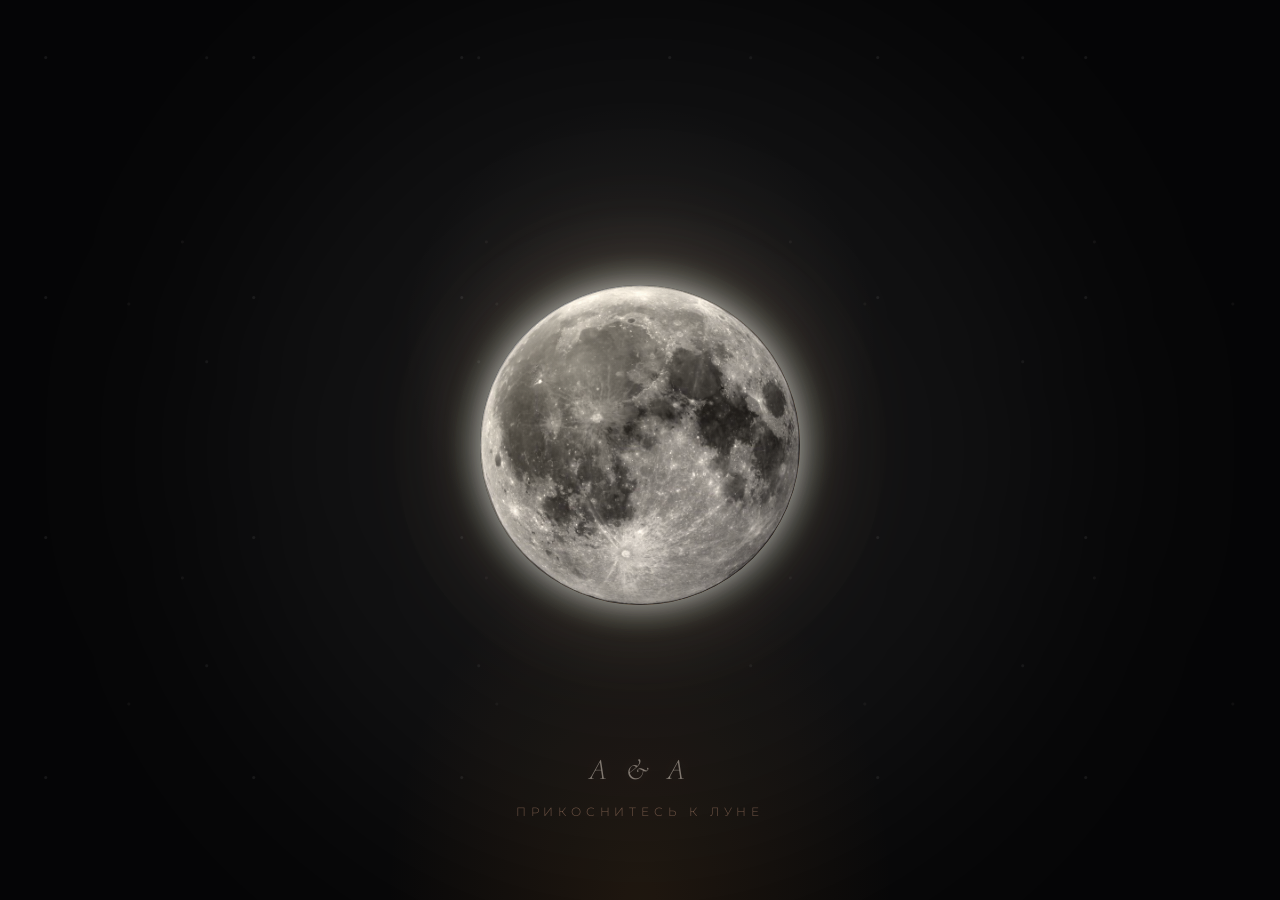
<file: index.html>
<!doctype html>
<html lang="ru">
  <head>
    <meta charset="UTF-8" />
    <meta name="viewport" content="width=device-width, initial-scale=1.0" />
    <link rel="preconnect" href="https://fonts.googleapis.com">
    <link rel="preconnect" href="https://fonts.gstatic.com" crossorigin>
    <link href="https://fonts.googleapis.com/css2?family=Cormorant+Garamond:ital,wght@0,300;0,400;0,500;0,600;1,400&family=Montserrat:wght@300;400;500&display=swap" rel="stylesheet">
    <title>Свадебное Приглашение</title>
    <script type="module" crossorigin src="./assets/index-Bhe3oX65.js"></script>
    <link rel="stylesheet" crossorigin href="./assets/index-Bv10ZbQF.css">
    <link rel="stylesheet" href="./assets/refined/refined.css?v=58c2e74">
  </head>
  <body>
    <div id="root"></div>
  </body>
</html>
</file>
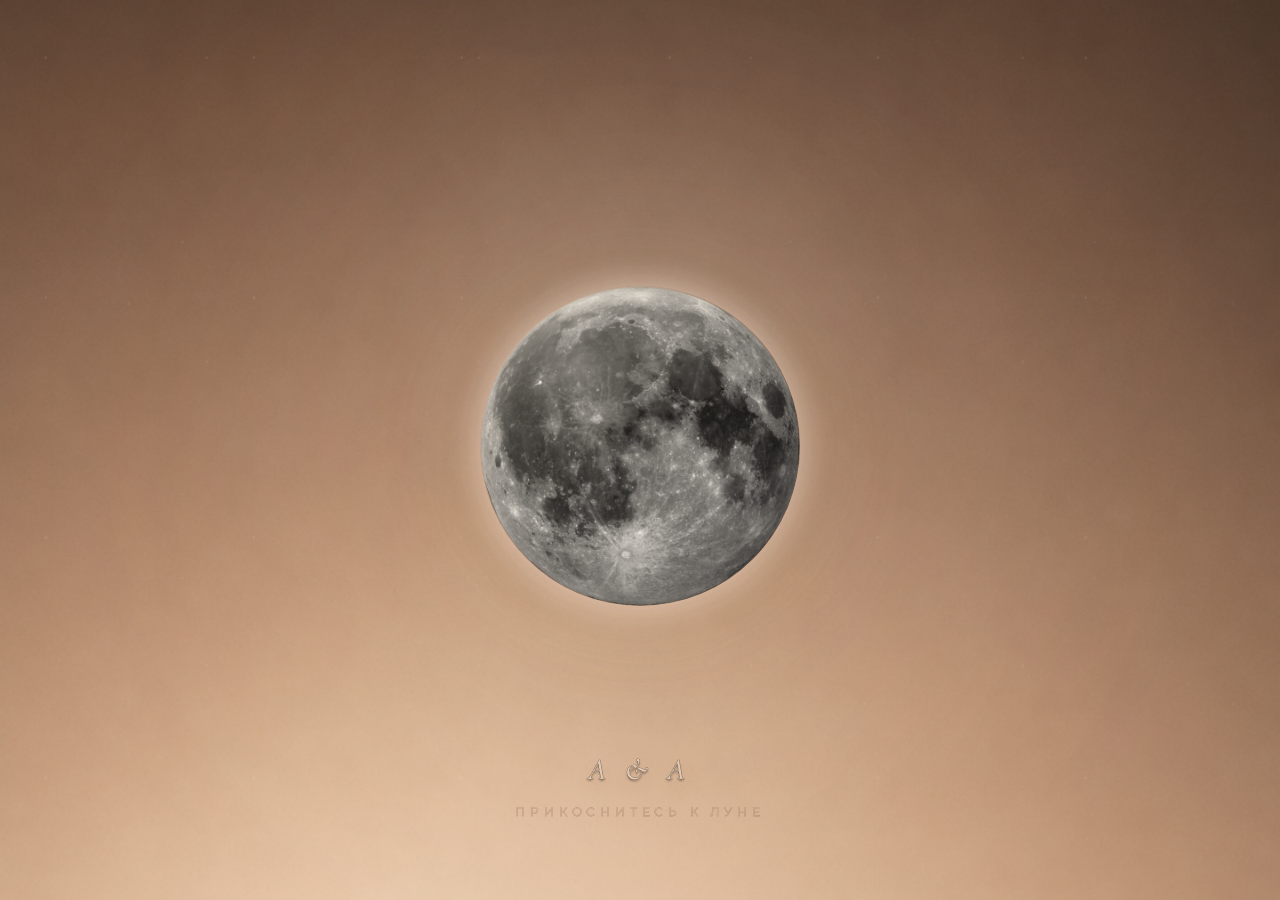
<file: darker.html>
<!doctype html>
<html lang="ru">
  <head>
    <meta charset="UTF-8" />
    <meta name="viewport" content="width=device-width, initial-scale=1.0" />
    <link rel="preconnect" href="https://fonts.googleapis.com">
    <link rel="preconnect" href="https://fonts.gstatic.com" crossorigin>
    <link href="https://fonts.googleapis.com/css2?family=Cormorant+Garamond:ital,wght@0,300;0,400;0,500;0,600;1,400&family=Montserrat:wght@300;400;500&display=swap" rel="stylesheet">
    <title>Свадебное Приглашение - Тёплый тёмный вариант</title>
    <script type="module" crossorigin src="./assets/index-Bhe3oX65.js"></script>
    <link rel="stylesheet" crossorigin href="./assets/index-Bv10ZbQF.css">
    <link rel="stylesheet" href="./assets/refined/refined.css?v=58c2e74">
    <link rel="stylesheet" href="./assets/refined/darker.css?v=stroke-1">
  </head>
  <body>
    <div id="root"></div>
  </body>
</html>
</file>
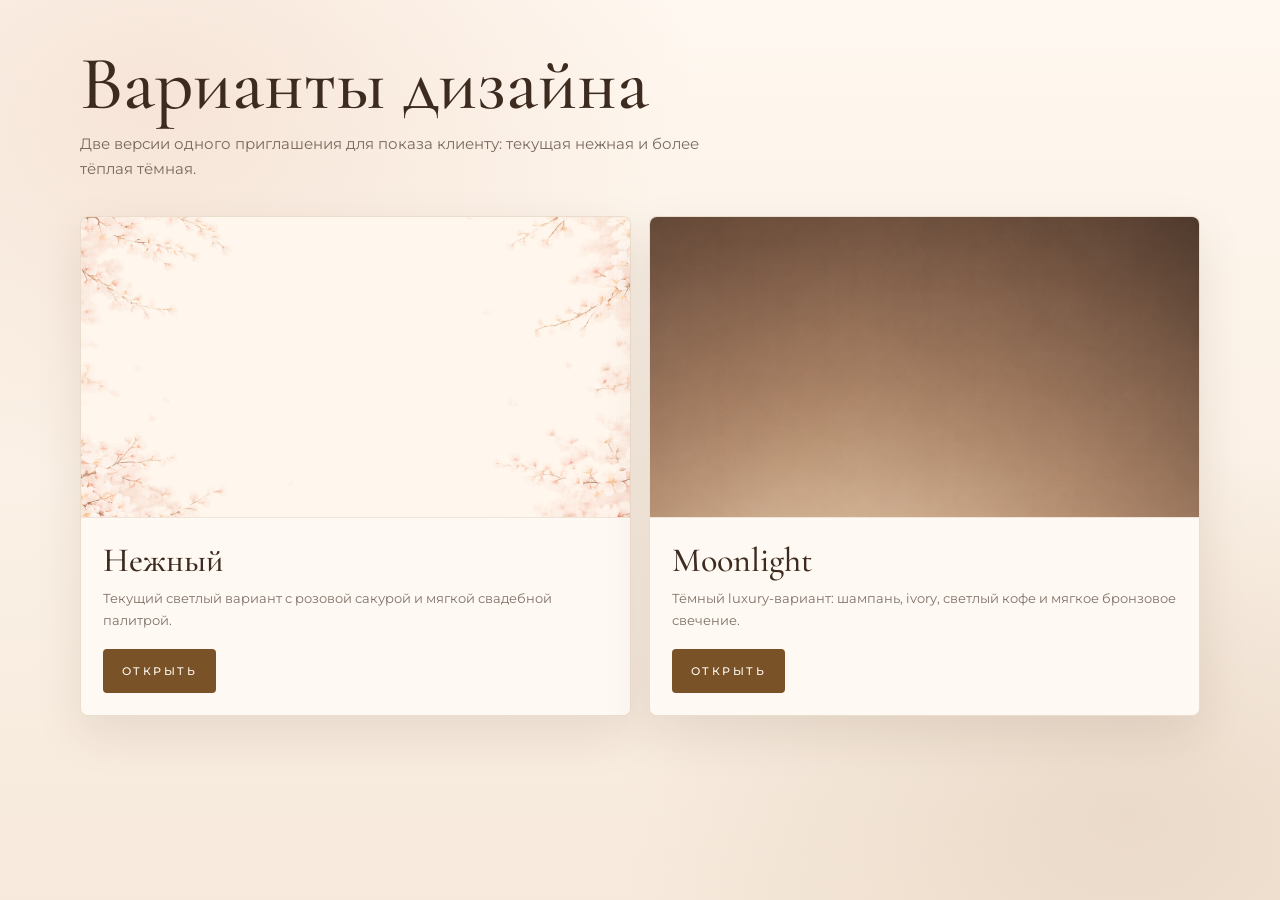
<file: designs.html>
<!doctype html>
<html lang="ru">
  <head>
    <meta charset="UTF-8" />
    <meta name="viewport" content="width=device-width, initial-scale=1.0" />
    <link rel="preconnect" href="https://fonts.googleapis.com">
    <link rel="preconnect" href="https://fonts.gstatic.com" crossorigin>
    <link href="https://fonts.googleapis.com/css2?family=Cormorant+Garamond:wght@400;500;600&family=Montserrat:wght@300;400;500&display=swap" rel="stylesheet">
    <title>Варианты дизайна</title>
    <style>
      :root {
        color: #3d2b20;
        background: #fbf2e8;
        font-family: "Montserrat", Arial, sans-serif;
      }

      * {
        box-sizing: border-box;
      }

      body {
        min-height: 100vh;
        margin: 0;
        background:
          radial-gradient(ellipse at 12% 10%, rgba(210, 145, 112, 0.18), transparent 34rem),
          radial-gradient(ellipse at 88% 90%, rgba(137, 91, 49, 0.12), transparent 32rem),
          linear-gradient(180deg, #fff8f0 0%, #f7eadc 100%);
      }

      main {
        width: min(1120px, calc(100% - 32px));
        margin: 0 auto;
        padding: 48px 0;
      }

      h1 {
        margin: 0 0 10px;
        font-family: "Cormorant Garamond", Georgia, serif;
        font-size: clamp(42px, 8vw, 76px);
        font-weight: 500;
        line-height: 0.96;
      }

      .intro {
        max-width: 620px;
        margin: 0 0 34px;
        color: rgba(61, 43, 32, 0.68);
        font-size: 15px;
        line-height: 1.7;
      }

      .grid {
        display: grid;
        grid-template-columns: repeat(2, minmax(0, 1fr));
        gap: 18px;
      }

      .card {
        min-height: 420px;
        display: flex;
        flex-direction: column;
        justify-content: flex-end;
        overflow: hidden;
        border: 1px solid rgba(139, 99, 57, 0.18);
        border-radius: 8px;
        background: #fff7ee;
        box-shadow: 0 18px 48px rgba(70, 42, 24, 0.1);
      }

      .preview {
        flex: 1;
        min-height: 300px;
        background-position: center;
        background-size: cover;
      }

      .preview.gentle {
        background-image:
          radial-gradient(ellipse at center, rgba(255, 247, 236, 0.42), rgba(255, 247, 236, 0.08)),
          url("./assets/refined/hero-sakura-frame.png");
      }

      .preview.dark {
        background-image:
          linear-gradient(180deg, rgba(20, 16, 14, 0.08), rgba(20, 16, 14, 0.08)),
          url("./assets/refined/moonlight-full-bg.png");
      }

      .body {
        padding: 22px;
        background: rgba(255, 250, 244, 0.94);
        border-top: 1px solid rgba(139, 99, 57, 0.14);
      }

      .card h2 {
        margin: 0 0 6px;
        font-family: "Cormorant Garamond", Georgia, serif;
        font-size: 34px;
        font-weight: 500;
      }

      .card p {
        min-height: 44px;
        margin: 0 0 18px;
        color: rgba(61, 43, 32, 0.66);
        font-size: 13px;
        line-height: 1.7;
      }

      a {
        display: inline-flex;
        align-items: center;
        justify-content: center;
        min-height: 44px;
        padding: 0 18px;
        border: 1px solid rgba(122, 82, 39, 0.24);
        border-radius: 4px;
        color: #fffaf4;
        background: #7a5227;
        font-size: 11px;
        font-weight: 500;
        letter-spacing: 0.22em;
        text-decoration: none;
        text-transform: uppercase;
      }

      @media (max-width: 760px) {
        main {
          width: min(100% - 22px, 480px);
          padding: 28px 0;
        }

        .grid {
          grid-template-columns: 1fr;
        }

        .card {
          min-height: 360px;
        }

        .preview {
          min-height: 230px;
        }
      }
    </style>
  </head>
  <body>
    <main>
      <h1>Варианты дизайна</h1>
      <p class="intro">Две версии одного приглашения для показа клиенту: текущая нежная и более тёплая тёмная.</p>

      <div class="grid">
        <article class="card">
          <div class="preview gentle"></div>
          <div class="body">
            <h2>Нежный</h2>
            <p>Текущий светлый вариант с розовой сакурой и мягкой свадебной палитрой.</p>
            <a href="./index.html">Открыть</a>
          </div>
        </article>

        <article class="card">
          <div class="preview dark"></div>
          <div class="body">
            <h2>Moonlight</h2>
            <p>Тёмный luxury-вариант: шампань, ivory, светлый кофе и мягкое бронзовое свечение.</p>
            <a href="./darker.html?v=stroke-1">Открыть</a>
          </div>
        </article>
      </div>
    </main>
  </body>
</html>
</file>
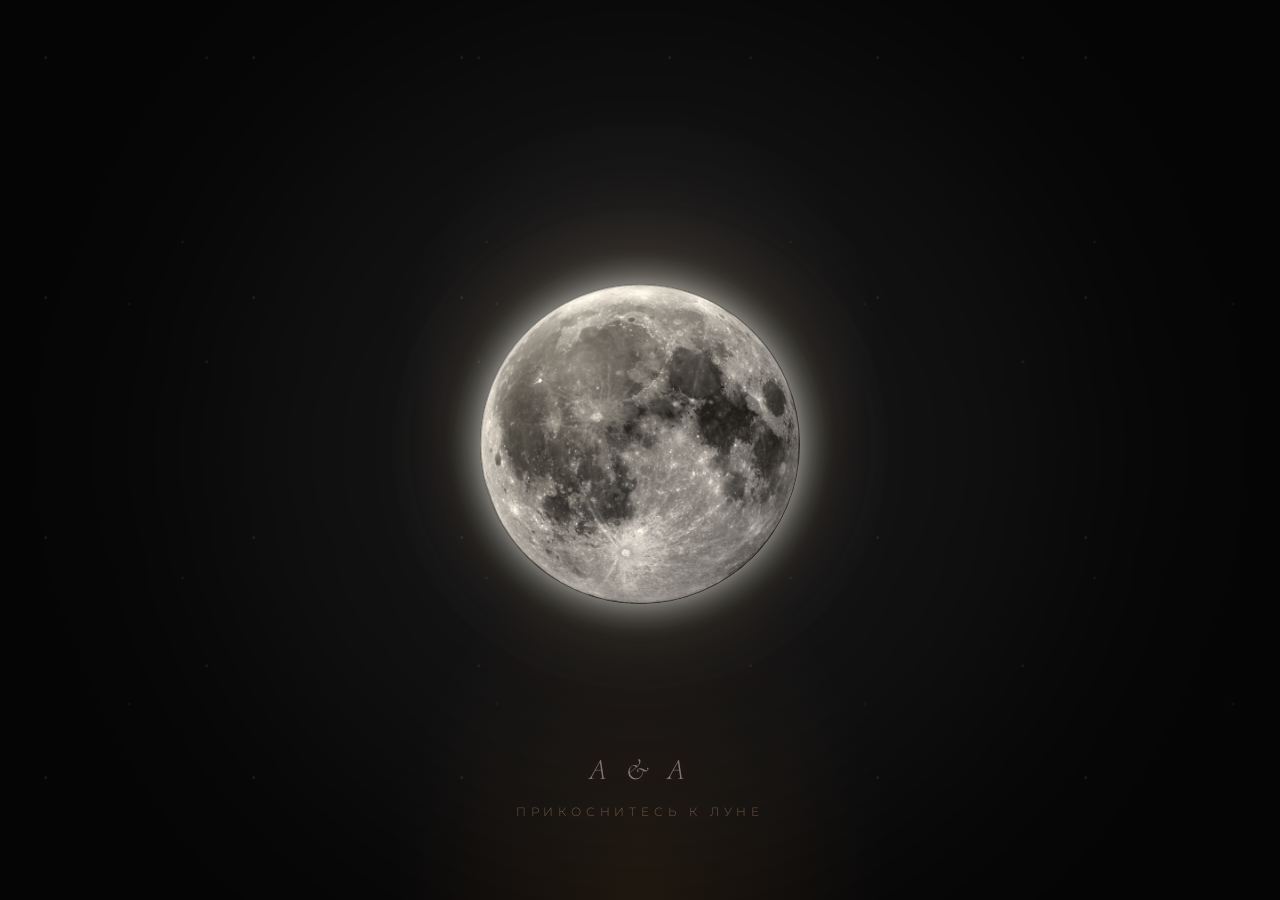
<file: gentle.html>
<!doctype html>
<html lang="ru">
  <head>
    <meta charset="UTF-8" />
    <meta name="viewport" content="width=device-width, initial-scale=1.0" />
    <link rel="preconnect" href="https://fonts.googleapis.com">
    <link rel="preconnect" href="https://fonts.gstatic.com" crossorigin>
    <link href="https://fonts.googleapis.com/css2?family=Cormorant+Garamond:ital,wght@0,300;0,400;0,500;0,600;1,400&family=Montserrat:wght@300;400;500&display=swap" rel="stylesheet">
    <title>Свадебное Приглашение - Нежный вариант</title>
    <script type="module" crossorigin src="./assets/index-Bhe3oX65.js"></script>
    <link rel="stylesheet" crossorigin href="./assets/index-Bv10ZbQF.css">
    <link rel="stylesheet" href="./assets/refined/refined.css?v=58c2e74">
  </head>
  <body>
    <div id="root"></div>
  </body>
</html>
</file>
<file: assets/refined/refined.css>
html {
  background: #fff5e8;
}

body {
  background:
    radial-gradient(ellipse 42% 100% at 0% 50%, rgba(34, 19, 8, 0.18) 0%, transparent 100%),
    radial-gradient(ellipse 42% 100% at 100% 50%, rgba(34, 19, 8, 0.18) 0%, transparent 100%),
    linear-gradient(180deg, #fff7ee 0%, #fff5e8 100%);
  background-attachment: fixed !important;
  background-color: #fff5e8 !important;
}

#root .relative.z-10.w-full.min-h-screen.pt-24.pb-32 {
  padding-top: 0 !important;
  padding-bottom: 0 !important;
}

#root > .pointer-events-none.fixed.inset-0.z-0 {
  display: none !important;
}

/* ── MOON OVERLAY — preserved exactly, only container gets floor uplight ── */

#root .fixed.inset-0.z-50 {
  background:
    radial-gradient(ellipse at 50% 100%, rgba(180, 110, 40, 0.12) 0%, transparent 28%),
    radial-gradient(circle at 50% 38%, rgba(255, 229, 202, 0.1) 0%, transparent 28%),
    #050506 !important;
}

#root .fixed.inset-0.z-50 > .absolute.inset-0 {
  background: transparent !important;
}

#root .fixed.inset-0.z-50 > .absolute.bottom-0 {
  display: none !important;
}

#root .fixed.inset-0.z-50::before,
#root .fixed.inset-0.z-50::after {
  content: "";
  position: absolute;
  pointer-events: none;
}

#root .fixed.inset-0.z-50::before {
  inset: 0;
  background:
    radial-gradient(circle at 22% 24%, rgba(255, 255, 255, 0.32) 0 1px, transparent 2px),
    radial-gradient(circle at 76% 19%, rgba(255, 255, 255, 0.26) 0 1px, transparent 2px),
    radial-gradient(circle at 60% 72%, rgba(255, 246, 232, 0.22) 0 1px, transparent 2px),
    radial-gradient(circle at 35% 76%, rgba(255, 246, 232, 0.2) 0 1px, transparent 2px);
  background-size: 13rem 15rem, 17rem 19rem, 19rem 21rem, 23rem 25rem;
  opacity: 0.22;
}

#root .fixed.inset-0.z-50::after {
  display: none;
}

#root .fixed.inset-0.z-50 .relative.group > .relative {
  background:
    radial-gradient(circle at 32% 27%, rgba(255, 255, 248, 0.22), transparent 17%),
    linear-gradient(135deg, rgba(255, 242, 214, 0.34), rgba(219, 183, 144, 0.08) 52%, rgba(37, 28, 26, 0.3)),
    url("moon-nearside-cutout.png") center / cover no-repeat !important;
  filter: sepia(0.18) saturate(0.9) brightness(1.2) contrast(0.98);
  box-shadow:
    0 0 34px rgba(255, 231, 199, 0.72),
    0 0 116px rgba(255, 180, 175, 0.24),
    inset -22px -24px 46px rgba(0, 0, 0, 0.24),
    inset 10px 10px 26px rgba(255, 255, 255, 0.34) !important;
}

#root .fixed.inset-0.z-50 .relative.group > .relative > div {
  opacity: 0 !important;
}

#root .fixed.inset-0.z-50 .relative.group::after {
  display: none;
}

#root .fixed.inset-0.z-50 .absolute.bottom-20.text-center p:first-child {
  color: rgba(255, 242, 229, 0.88) !important;
  text-shadow: 0 0 18px rgba(255, 205, 188, 0.28);
}

#root .fixed.inset-0.z-50 .absolute.bottom-20.text-center p:last-child {
  color: rgba(226, 169, 139, 0.84) !important;
  text-shadow: 0 0 16px rgba(255, 196, 175, 0.22);
}

/* ── PAGE WRAPPER — единый фон на весь сайт ── */

#root .relative.w-full.flex.flex-col.items-center {
  position: relative;
  isolation: isolate;
  overflow: hidden;
  background:
    radial-gradient(ellipse 82% 22% at 50% 0%, rgba(222, 174, 105, 0.2), transparent 70%),
    radial-gradient(ellipse 74% 24% at 50% 100%, rgba(214, 159, 88, 0.14), transparent 72%),
    linear-gradient(180deg, #fff7ee 0%, #fff5e8 42%, #fff7ee 100%) !important;
}

#root .relative.w-full.flex.flex-col.items-center::before {
  content: "";
  position: absolute;
  inset: 0;
  z-index: 0;
  pointer-events: none;
  background:
    repeating-linear-gradient(90deg,
      transparent 0px, transparent 9px,
      rgba(255, 244, 218, 0.026) 9px, rgba(255, 244, 218, 0.026) 10px),
    repeating-linear-gradient(90deg,
      transparent 0px, transparent 13px,
      rgba(210, 154, 82, 0.018) 13px, rgba(210, 154, 82, 0.018) 14px);
  opacity: 0.72;
}

#root .relative.w-full.flex.flex-col.items-center::after {
  content: "";
  position: absolute;
  inset: 0;
  z-index: 0;
  pointer-events: none;
  background-image:
    url("floral-glow-left.webp"),
    url("floral-glow-right.webp"),
    url("candles-glow.webp"),
    url("floral-glow-left.webp"),
    url("candles-glow.webp");
  background-repeat: no-repeat;
  background-size:
    min(35vw, 31rem) auto,
    min(33vw, 29rem) auto,
    min(18vw, 13rem) auto,
    min(28vw, 25rem) auto,
    min(16vw, 12rem) auto;
  background-position:
    left -12rem top 48rem,
    right -11rem top 50rem,
    left 6vw top 64rem,
    left -11rem bottom 24rem,
    right 7vw bottom 7rem;
  opacity: 0.7;
  filter: none;
  mix-blend-mode: normal;
}

#root .relative.w-full.flex.flex-col.items-center > section {
  position: relative;
  z-index: 1;
  border: none !important;
  background: transparent !important;
  box-shadow: none !important;
}

/* Убираем разделительные полосы (border-y на внутренних div секций) */
#root .relative.w-full.flex.flex-col.items-center .border-y {
  border-top: none !important;
  border-bottom: none !important;
}

#root .relative.w-full.flex.flex-col.items-center > section .border-t {
  border-top: none !important;
}

#root .relative.w-full.flex.flex-col.items-center > section .border-b {
  border-bottom: none !important;
}

#root .relative.w-full.flex.flex-col.items-center > section > svg.absolute,
#root .relative.w-full.flex.flex-col.items-center > section > svg[class*="absolute"] {
  display: none !important;
}

#root .relative.w-full.flex.flex-col.items-center > section:nth-of-type(1) > .absolute.bottom-0.left-0.right-0.h-48 {
  display: none !important;
}

/* ── HERO SECTION — crystal chandeliers + candles поверх прозрачного фона ── */

#root .relative.w-full.flex.flex-col.items-center > section:nth-of-type(1) {
  min-height: clamp(620px, 100svh, 860px) !important;
  background:
    repeating-linear-gradient(90deg,
      transparent 0px, transparent 9px,
      rgba(255, 248, 220, 0.07) 9px, rgba(255, 248, 220, 0.07) 10px),
    repeating-linear-gradient(90deg,
      transparent 0px, transparent 13px,
      rgba(255, 240, 200, 0.05) 13px, rgba(255, 240, 200, 0.05) 14px),
    repeating-linear-gradient(180deg,
      transparent 0px, transparent 22px,
      rgba(255, 248, 220, 0.03) 22px, rgba(255, 248, 220, 0.03) 24px),
    radial-gradient(ellipse 5px 9px at 10% 93%, rgba(255, 190, 100, 0.28) 0%, transparent 100%),
    radial-gradient(ellipse 5px 9px at 18% 93%, rgba(255, 185, 95, 0.25) 0%, transparent 100%),
    radial-gradient(ellipse 5px 9px at 26% 93%, rgba(255, 190, 100, 0.28) 0%, transparent 100%),
    radial-gradient(ellipse 5px 9px at 34% 93%, rgba(255, 185, 95, 0.24) 0%, transparent 100%),
    radial-gradient(ellipse 5px 9px at 42% 93%, rgba(255, 190, 100, 0.28) 0%, transparent 100%),
    radial-gradient(ellipse 5px 9px at 50% 93%, rgba(255, 185, 95, 0.25) 0%, transparent 100%),
    radial-gradient(ellipse 5px 9px at 58% 93%, rgba(255, 190, 100, 0.28) 0%, transparent 100%),
    radial-gradient(ellipse 5px 9px at 66% 93%, rgba(255, 185, 95, 0.24) 0%, transparent 100%),
    radial-gradient(ellipse 5px 9px at 74% 93%, rgba(255, 190, 100, 0.28) 0%, transparent 100%),
    radial-gradient(ellipse 5px 9px at 82% 93%, rgba(255, 185, 95, 0.25) 0%, transparent 100%),
    radial-gradient(ellipse 5px 9px at 90% 93%, rgba(255, 190, 100, 0.27) 0%, transparent 100%),
    radial-gradient(ellipse 20px 36px at 10% 95%, rgba(200, 130, 40, 0.14) 0%, transparent 100%),
    radial-gradient(ellipse 20px 36px at 26% 95%, rgba(200, 130, 40, 0.14) 0%, transparent 100%),
    radial-gradient(ellipse 20px 36px at 42% 95%, rgba(200, 130, 40, 0.14) 0%, transparent 100%),
    radial-gradient(ellipse 20px 36px at 58% 95%, rgba(200, 130, 40, 0.14) 0%, transparent 100%),
    radial-gradient(ellipse 20px 36px at 74% 95%, rgba(200, 130, 40, 0.14) 0%, transparent 100%),
    radial-gradient(ellipse 20px 36px at 90% 95%, rgba(200, 130, 40, 0.14) 0%, transparent 100%),
    radial-gradient(ellipse 26% 20% at 50% 100%, rgba(255, 252, 236, 0.12) 0%, transparent 100%),
    radial-gradient(ellipse 22% 35% at 8% 85%, rgba(200, 140, 60, 0.12) 0%, transparent 100%),
    radial-gradient(ellipse 22% 35% at 92% 85%, rgba(200, 140, 60, 0.12) 0%, transparent 100%)
    !important;
  background-size:
    10px 100%, 14px 100%, 100% 24px,
    auto, auto, auto, auto, auto, auto, auto, auto, auto, auto, auto,
    auto, auto, auto, auto, auto, auto,
    auto, auto, auto;
}

#root .relative.w-full.flex.flex-col.items-center > section:nth-of-type(1)::before,
#root .relative.w-full.flex.flex-col.items-center > section:nth-of-type(1)::after,
#root .relative.w-full.flex.flex-col.items-center > section:nth-of-type(2)::before,
#root .relative.w-full.flex.flex-col.items-center > section:nth-of-type(4)::before,
#root .relative.w-full.flex.flex-col.items-center > section:nth-of-type(4)::after {
  content: "";
  position: absolute;
  pointer-events: none;
}

#root .relative.w-full.flex.flex-col.items-center > section:nth-of-type(1)::before {
  display: none !important;
}

#root .relative.w-full.flex.flex-col.items-center > section:nth-of-type(1)::after {
  display: none !important;
}

#root .relative.w-full.flex.flex-col.items-center > section:nth-of-type(1) h1 {
  text-shadow:
    0 8px 24px rgba(91, 58, 38, 0.10),
    0 0 40px rgba(220, 170, 80, 0.15);
}

/* ── SECTION 2 — date/details ── */

#root .relative.w-full.flex.flex-col.items-center > section:nth-of-type(2) {
  position: relative;
}

#root .relative.w-full.flex.flex-col.items-center > section:nth-of-type(2)::before {
  display: block;
  position: absolute;
  inset: -9rem 0;
  background:
    repeating-linear-gradient(90deg,
      transparent 0px, transparent 9px,
      rgba(255, 248, 220, 0.035) 9px, rgba(255, 248, 220, 0.035) 10px),
    repeating-linear-gradient(90deg,
      transparent 0px, transparent 13px,
      rgba(255, 240, 200, 0.022) 13px, rgba(255, 240, 200, 0.022) 14px),
    repeating-linear-gradient(180deg,
      transparent 0px, transparent 22px,
      rgba(255, 248, 220, 0.014) 22px, rgba(255, 248, 220, 0.014) 24px);
  background-size: 10px 100%, 14px 100%, 100% 24px;
  opacity: 0.62;
  z-index: 0;
  -webkit-mask-image: linear-gradient(180deg, transparent 0%, #000 14%, #000 86%, transparent 100%);
  mask-image: linear-gradient(180deg, transparent 0%, #000 14%, #000 86%, transparent 100%);
}

/* ── SECTION 3 — venue card ── */

#root .relative.w-full.flex.flex-col.items-center > section:nth-of-type(3) > div > div:first-child {
  border-color: rgba(184, 134, 58, 0.28) !important;
  background: rgba(255, 252, 244, 0.88) !important;
  box-shadow:
    0 10px 40px rgba(108, 72, 40, 0.08),
    0 0 0 1px rgba(140, 106, 54, 0.08),
    inset 0 1px 0 rgba(255, 248, 220, 0.60) !important;
}

/* ── SECTION 4 — closing area ── */

#root .relative.w-full.flex.flex-col.items-center > section:nth-of-type(4) {
  min-height: clamp(470px, 66vh, 620px) !important;
}

#root .relative.w-full.flex.flex-col.items-center > section:nth-of-type(4)::before {
  inset: auto 0 0 auto;
  width: min(42vw, 28rem);
  height: 72%;
  background: url("sakura-pagoda-optimized.jpg") center center / cover no-repeat;
  opacity: 0.1;
  mix-blend-mode: multiply;
  -webkit-mask-image: radial-gradient(ellipse 88% 76% at 100% 54%, rgba(0, 0, 0, 0.82) 0%, rgba(0, 0, 0, 0.42) 42%, transparent 74%);
  mask-image: radial-gradient(ellipse 88% 76% at 100% 54%, rgba(0, 0, 0, 0.82) 0%, rgba(0, 0, 0, 0.42) 42%, transparent 74%);
}

#root .relative.w-full.flex.flex-col.items-center > section:nth-of-type(4)::after {
  inset: -9rem 0;
  background:
    linear-gradient(90deg, rgba(255, 247, 238, 0.76) 0%, rgba(255, 247, 238, 0.66) 56%, rgba(255, 247, 238, 0.48) 100%),
    radial-gradient(circle at 48% 48%, rgba(255, 255, 255, 0.76), transparent 21rem);
  -webkit-mask-image: linear-gradient(180deg, transparent 0%, #000 16%, #000 84%, transparent 100%);
  mask-image: linear-gradient(180deg, transparent 0%, #000 16%, #000 84%, transparent 100%);
}

#root .relative.w-full.flex.flex-col.items-center > section:nth-of-type(4) > div {
  position: relative;
  z-index: 2;
}

#root .relative.w-full.flex.flex-col.items-center > section:nth-of-type(4) p {
  color: rgba(42, 28, 16, 0.78) !important;
}

#root .relative.w-full.flex.flex-col.items-center > section:nth-of-type(4) p.italic {
  color: #9c6c32 !important;
  opacity: 1 !important;
}

#root .relative.w-full.flex.flex-col.items-center > section:nth-of-type(1) {
  background:
    radial-gradient(ellipse 5px 9px at 10% 93%, rgba(255, 190, 100, 0.28) 0%, transparent 100%),
    radial-gradient(ellipse 5px 9px at 18% 93%, rgba(255, 185, 95, 0.25) 0%, transparent 100%),
    radial-gradient(ellipse 5px 9px at 26% 93%, rgba(255, 190, 100, 0.28) 0%, transparent 100%),
    radial-gradient(ellipse 5px 9px at 34% 93%, rgba(255, 185, 95, 0.24) 0%, transparent 100%),
    radial-gradient(ellipse 5px 9px at 42% 93%, rgba(255, 190, 100, 0.28) 0%, transparent 100%),
    radial-gradient(ellipse 5px 9px at 50% 93%, rgba(255, 185, 95, 0.25) 0%, transparent 100%),
    radial-gradient(ellipse 5px 9px at 58% 93%, rgba(255, 190, 100, 0.28) 0%, transparent 100%),
    radial-gradient(ellipse 5px 9px at 66% 93%, rgba(255, 185, 95, 0.24) 0%, transparent 100%),
    radial-gradient(ellipse 5px 9px at 74% 93%, rgba(255, 190, 100, 0.28) 0%, transparent 100%),
    radial-gradient(ellipse 5px 9px at 82% 93%, rgba(255, 185, 95, 0.25) 0%, transparent 100%),
    radial-gradient(ellipse 5px 9px at 90% 93%, rgba(255, 190, 100, 0.27) 0%, transparent 100%),
    radial-gradient(ellipse 20px 36px at 10% 95%, rgba(200, 130, 40, 0.14) 0%, transparent 100%),
    radial-gradient(ellipse 20px 36px at 26% 95%, rgba(200, 130, 40, 0.14) 0%, transparent 100%),
    radial-gradient(ellipse 20px 36px at 42% 95%, rgba(200, 130, 40, 0.14) 0%, transparent 100%),
    radial-gradient(ellipse 20px 36px at 58% 95%, rgba(200, 130, 40, 0.14) 0%, transparent 100%),
    radial-gradient(ellipse 20px 36px at 74% 95%, rgba(200, 130, 40, 0.14) 0%, transparent 100%),
    radial-gradient(ellipse 20px 36px at 90% 95%, rgba(200, 130, 40, 0.14) 0%, transparent 100%),
    radial-gradient(ellipse 26% 20% at 50% 100%, rgba(255, 252, 236, 0.12) 0%, transparent 100%),
    radial-gradient(ellipse 22% 35% at 8% 85%, rgba(200, 140, 60, 0.12) 0%, transparent 100%),
    radial-gradient(ellipse 22% 35% at 92% 85%, rgba(200, 140, 60, 0.12) 0%, transparent 100%) !important;
  background-size: auto !important;
}

#root .relative.w-full.flex.flex-col.items-center > section:nth-of-type(2)::before,
#root .relative.w-full.flex.flex-col.items-center > section:nth-of-type(4)::after {
  display: none !important;
}

#root .relative.w-full.flex.flex-col.items-center > section:nth-of-type(4) > .absolute.top-0.left-0.right-0.h-24,
#root .relative.w-full.flex.flex-col.items-center > section:nth-of-type(4) > .absolute.bottom-0.left-0.right-0.h-24 {
  display: none !important;
}

/* ── SECTION 5 — final ── */

/* ── FORM + FOOTER ── */

#root form input {
  border-color: rgba(42, 32, 24, 0.2) !important;
}

#root form button[type="submit"] {
  box-shadow: 0 10px 22px rgba(140, 106, 54, 0.18);
}

#root footer {
  background: transparent !important;
  border-top: none !important;
}

/* ── MOBILE ── */

@media (max-width: 767px) {
  #root .relative.w-full.flex.flex-col.items-center::after {
    background-image:
      url("floral-glow-left.webp"),
      url("candles-glow.webp"),
      url("floral-glow-right.webp");
    background-size:
      68vw auto,
      36vw auto,
      62vw auto;
    background-position:
      left -10rem top 62rem,
      right -1.5rem top 88rem,
      right -8rem bottom 22rem;
    opacity: 0.7;
  }

  #root .relative.w-full.flex.flex-col.items-center > section:nth-of-type(1)::before {
    display: none !important;
  }

  #root .relative.w-full.flex.flex-col.items-center > section:nth-of-type(1)::after {
    display: none !important;
  }

  #root .relative.w-full.flex.flex-col.items-center > section:nth-of-type(4)::before {
    width: 100%;
    opacity: 0.08;
  }

  #root .relative.w-full.flex.flex-col.items-center > section:nth-of-type(4)::after {
    background: rgba(254, 248, 238, 0.94);
  }

  #root .pointer-events-none.fixed.inset-0.z-20 {
    display: none !important;
  }
}

/* ── REDUCED MOTION ── */

@media (prefers-reduced-motion: reduce) {
  *,
  *::before,
  *::after {
    animation-duration: 0.001ms !important;
    animation-iteration-count: 1 !important;
    scroll-behavior: auto !important;
    transition-duration: 0.001ms !important;
  }
}

/* ── HERO IMAGE VARIANT ── */

#root .relative.w-full.flex.flex-col.items-center > section:nth-of-type(1) {
  background:
    radial-gradient(ellipse 40% 70% at 50% 50%, rgba(255, 246, 233, 0.56) 0%, rgba(238, 219, 192, 0.22) 58%, transparent 76%),
    linear-gradient(90deg,
      rgba(255, 236, 222, 0.03) 0%,
      rgba(166, 96, 58, 0.08) 18%,
      rgba(80, 52, 34, 0.11) 50%,
      rgba(166, 96, 58, 0.08) 82%,
      rgba(255, 236, 222, 0.03) 100%),
    url("hero-sakura-frame.png") center center / cover no-repeat !important;
}

#root .relative.w-full.flex.flex-col.items-center > section:nth-of-type(1) h1 {
  color: #5f432f !important;
  text-shadow:
    0 1px 0 rgba(255, 252, 246, 0.88),
    0 10px 28px rgba(70, 44, 28, 0.22) !important;
}

#root .relative.w-full.flex.flex-col.items-center > section:nth-of-type(1) p,
#root .relative.w-full.flex.flex-col.items-center > section:nth-of-type(1) span {
  color: rgba(90, 62, 42, 0.82) !important;
  text-shadow: 0 1px 0 rgba(255, 252, 246, 0.8);
}

@media (max-width: 767px) {
  #root .relative.w-full.flex.flex-col.items-center > section:nth-of-type(1) {
    background:
      radial-gradient(ellipse 56% 62% at 50% 50%, rgba(255, 246, 233, 0.64) 0%, rgba(238, 219, 192, 0.24) 62%, transparent 78%),
      linear-gradient(90deg,
        rgba(255, 236, 222, 0.04) 0%,
        rgba(166, 96, 58, 0.1) 28%,
        rgba(80, 52, 34, 0.13) 50%,
        rgba(166, 96, 58, 0.1) 72%,
        rgba(255, 236, 222, 0.04) 100%),
      url("hero-sakura-frame.png") center top / 122vw auto no-repeat,
      url("hero-sakura-frame.png") center bottom / 122vw auto no-repeat !important;
  }

  #root .relative.w-full.flex.flex-col.items-center > section:nth-of-type(1)::before,
  #root .relative.w-full.flex.flex-col.items-center > section:nth-of-type(1)::after {
    display: none !important;
  }
}

/* ── INTRO MOON SCREEN ── */

#root .fixed.inset-0.z-50 {
  background:
    radial-gradient(ellipse at 50% 100%, rgba(180, 110, 40, 0.12) 0%, transparent 28%),
    radial-gradient(circle at 50% 38%, rgba(255, 229, 202, 0.1) 0%, transparent 28%),
    #050506 !important;
}
</file>
<file: assets/refined/darker.css>
html,
body {
  background: #14100e url("moonlight-full-bg.png") center center / cover fixed no-repeat !important;
}

body {
  color: #f3e5d8 !important;
}

body::before {
  display: none;
}

#root {
  position: relative;
  z-index: 1;
}

#root .relative.w-full.flex.flex-col.items-center,
#root .relative.w-full.flex.flex-col.items-center > section,
#root .relative.w-full.flex.flex-col.items-center > section:nth-of-type(1),
#root .relative.w-full.flex.flex-col.items-center > section:nth-of-type(2),
#root .relative.w-full.flex.flex-col.items-center > section:nth-of-type(3),
#root .relative.w-full.flex.flex-col.items-center > section:nth-of-type(4),
#root footer {
  background: transparent !important;
  box-shadow: none !important;
}

#root .relative.w-full.flex.flex-col.items-center::before,
#root .relative.w-full.flex.flex-col.items-center::after,
#root .relative.w-full.flex.flex-col.items-center > section::before,
#root .relative.w-full.flex.flex-col.items-center > section::after,
#root .pointer-events-none.fixed.inset-0.z-20 {
  display: none !important;
}

#root .fixed.inset-0.z-50 {
  background:
    radial-gradient(circle at 50% 38%, rgba(243, 229, 216, 0.14), transparent 31%),
    radial-gradient(ellipse at 50% 100%, rgba(201, 169, 142, 0.1) 0%, transparent 30%),
    url("moonlight-full-bg.png") center center / cover no-repeat,
    #14100e !important;
}

#root .fixed.inset-0.z-50 .relative.group > .relative {
  filter: sepia(0.24) saturate(0.62) brightness(1.05) contrast(0.96);
  box-shadow:
    0 0 32px rgba(243, 229, 216, 0.52),
    0 0 116px rgba(201, 169, 142, 0.24),
    inset -22px -24px 46px rgba(0, 0, 0, 0.34),
    inset 10px 10px 26px rgba(243, 229, 216, 0.26) !important;
}

#root h1,
#root h2,
#root h3,
#root .font-serif {
  color: #fffaf4 !important;
  -webkit-text-stroke: 0.8px rgba(20, 16, 14, 0.92);
  font-weight: 500 !important;
  paint-order: stroke fill;
  text-shadow:
    0 2px 2px rgba(20, 16, 14, 0.82),
    0 8px 22px rgba(20, 16, 14, 0.36) !important;
}

#root .relative.w-full.flex.flex-col.items-center > section:nth-of-type(1) h1 {
  color: #fffaf4 !important;
  -webkit-text-stroke: 1px rgba(20, 16, 14, 0.95);
  text-shadow:
    0 2px 3px rgba(20, 16, 14, 0.86),
    0 14px 32px rgba(20, 16, 14, 0.38) !important;
}

#root p,
#root label,
#root span,
#root button {
  color: #fffaf4 !important;
  -webkit-text-stroke: 0.35px rgba(20, 16, 14, 0.86);
  font-weight: 400 !important;
  paint-order: stroke fill;
  border-color: rgba(226, 205, 187, 0.22) !important;
  text-shadow:
    0 1px 2px rgba(20, 16, 14, 0.82),
    0 4px 12px rgba(20, 16, 14, 0.28);
}

#root .text-brand-gold,
#root .font-serif.italic,
#root .hover\:text-brand-gold:hover {
  color: #f3e5d8 !important;
}

#root .bg-brand-gold,
#root form button[type="submit"] {
  color: #14100e !important;
  background-color: #c9a98e !important;
  box-shadow:
    0 14px 34px rgba(0, 0, 0, 0.28),
    0 0 26px rgba(243, 229, 216, 0.12) !important;
}

#root .border-brand-gold,
#root .focus\:border-brand-gold:focus,
#root .hover\:border-brand-gold:hover,
#root .hover\:border-brand-gold\/60:hover {
  border-color: #c9a98e !important;
}

#root .bg-\[\#a07840\],
#root .hover\:bg-\[\#a07840\]:hover {
  background-color: #a7856d !important;
}

#root .border-y,
#root .border-t,
#root .border-b,
#root form {
  border-color: rgba(226, 205, 187, 0.18) !important;
}

#root .relative.w-full.flex.flex-col.items-center > section:nth-of-type(3) > div > div:first-child {
  border-color: rgba(226, 205, 187, 0.18) !important;
  background:
    linear-gradient(180deg, rgba(243, 229, 216, 0.26), rgba(226, 205, 187, 0.14)) !important;
  box-shadow:
    0 18px 52px rgba(0, 0, 0, 0.26),
    0 0 0 1px rgba(226, 205, 187, 0.08),
    inset 0 1px 0 rgba(243, 229, 216, 0.12) !important;
}

#root form input {
  color: #fffaf4 !important;
  -webkit-text-stroke: 0.25px rgba(20, 16, 14, 0.82);
  border-color: rgba(226, 205, 187, 0.26) !important;
  text-shadow:
    0 1px 2px rgba(20, 16, 14, 0.78);
}

#root form input::placeholder {
  color: rgba(255, 250, 244, 0.86) !important;
}

#root footer {
  color: rgba(255, 250, 244, 0.9) !important;
  -webkit-text-stroke: 0.25px rgba(20, 16, 14, 0.8);
  paint-order: stroke fill;
  text-shadow:
    0 1px 2px rgba(20, 16, 14, 0.72);
}

::-webkit-scrollbar-thumb {
  background-color: rgba(201, 169, 142, 0.38) !important;
}

@media (max-width: 767px) {
  html,
  body {
    background-position: center center !important;
    background-size: cover !important;
  }
}
</file>
<file: assets/index-Bv10ZbQF.css>
/*! tailwindcss v4.2.4 | MIT License | https://tailwindcss.com */@layer properties{@supports (((-webkit-hyphens:none)) and (not (margin-trim:inline))) or ((-moz-orient:inline) and (not (color:rgb(from red r g b)))){*,:before,:after,::backdrop{--tw-translate-x:0;--tw-translate-y:0;--tw-translate-z:0;--tw-rotate-x:initial;--tw-rotate-y:initial;--tw-rotate-z:initial;--tw-skew-x:initial;--tw-skew-y:initial;--tw-space-y-reverse:0;--tw-divide-x-reverse:0;--tw-border-style:solid;--tw-gradient-position:initial;--tw-gradient-from:#0000;--tw-gradient-via:#0000;--tw-gradient-to:#0000;--tw-gradient-stops:initial;--tw-gradient-via-stops:initial;--tw-gradient-from-position:0%;--tw-gradient-via-position:50%;--tw-gradient-to-position:100%;--tw-leading:initial;--tw-font-weight:initial;--tw-tracking:initial;--tw-shadow:0 0 #0000;--tw-shadow-color:initial;--tw-shadow-alpha:100%;--tw-inset-shadow:0 0 #0000;--tw-inset-shadow-color:initial;--tw-inset-shadow-alpha:100%;--tw-ring-color:initial;--tw-ring-shadow:0 0 #0000;--tw-inset-ring-color:initial;--tw-inset-ring-shadow:0 0 #0000;--tw-ring-inset:initial;--tw-ring-offset-width:0px;--tw-ring-offset-color:#fff;--tw-ring-offset-shadow:0 0 #0000;--tw-blur:initial;--tw-brightness:initial;--tw-contrast:initial;--tw-grayscale:initial;--tw-hue-rotate:initial;--tw-invert:initial;--tw-opacity:initial;--tw-saturate:initial;--tw-sepia:initial;--tw-drop-shadow:initial;--tw-drop-shadow-color:initial;--tw-drop-shadow-alpha:100%;--tw-drop-shadow-size:initial;--tw-duration:initial}}}@layer theme{:root,:host{--font-sans:"Montserrat", ui-sans-serif, system-ui, sans-serif;--font-serif:"Cormorant Garamond", ui-serif, serif;--font-mono:ui-monospace, SFMono-Regular, Menlo, Monaco, Consolas, "Liberation Mono", "Courier New", monospace;--color-white:#fff;--spacing:.25rem;--container-xs:20rem;--container-lg:32rem;--container-xl:36rem;--container-2xl:42rem;--text-xs:.75rem;--text-xs--line-height:calc(1 / .75);--text-sm:.875rem;--text-sm--line-height:calc(1.25 / .875);--text-base:1rem;--text-base--line-height: 1.5 ;--text-lg:1.125rem;--text-lg--line-height:calc(1.75 / 1.125);--text-xl:1.25rem;--text-xl--line-height:calc(1.75 / 1.25);--text-2xl:1.5rem;--text-2xl--line-height:calc(2 / 1.5);--text-3xl:1.875rem;--text-3xl--line-height: 1.2 ;--text-4xl:2.25rem;--text-4xl--line-height:calc(2.5 / 2.25);--text-5xl:3rem;--text-5xl--line-height:1;--font-weight-light:300;--tracking-wide:.025em;--tracking-wider:.05em;--tracking-widest:.1em;--leading-snug:1.375;--leading-relaxed:1.625;--blur-sm:8px;--blur-md:12px;--blur-lg:16px;--blur-3xl:64px;--default-transition-duration:.15s;--default-transition-timing-function:cubic-bezier(.4, 0, .2, 1);--default-font-family:var(--font-sans);--default-mono-font-family:var(--font-mono);--color-brand-gold:#8c6a36;--color-brand-blush:#f7f3ed;--color-brand-charcoal:#2a2a2a;--color-brand-night:#050508}}@layer base{*,:after,:before,::backdrop{box-sizing:border-box;border:0 solid;margin:0;padding:0}::file-selector-button{box-sizing:border-box;border:0 solid;margin:0;padding:0}html,:host{-webkit-text-size-adjust:100%;-moz-tab-size:4;tab-size:4;line-height:1.5;font-family:var(--default-font-family,ui-sans-serif, system-ui, sans-serif, "Apple Color Emoji", "Segoe UI Emoji", "Segoe UI Symbol", "Noto Color Emoji");font-feature-settings:var(--default-font-feature-settings,normal);font-variation-settings:var(--default-font-variation-settings,normal);-webkit-tap-highlight-color:transparent}hr{height:0;color:inherit;border-top-width:1px}abbr:where([title]){-webkit-text-decoration:underline dotted;text-decoration:underline dotted}h1,h2,h3,h4,h5,h6{font-size:inherit;font-weight:inherit}a{color:inherit;-webkit-text-decoration:inherit;text-decoration:inherit}b,strong{font-weight:bolder}code,kbd,samp,pre{font-family:var(--default-mono-font-family,ui-monospace, SFMono-Regular, Menlo, Monaco, Consolas, "Liberation Mono", "Courier New", monospace);font-feature-settings:var(--default-mono-font-feature-settings,normal);font-variation-settings:var(--default-mono-font-variation-settings,normal);font-size:1em}small{font-size:80%}sub,sup{vertical-align:baseline;font-size:75%;line-height:0;position:relative}sub{bottom:-.25em}sup{top:-.5em}table{text-indent:0;border-color:inherit;border-collapse:collapse}:-moz-focusring{outline:auto}progress{vertical-align:baseline}summary{display:list-item}ol,ul,menu{list-style:none}img,svg,video,canvas,audio,iframe,embed,object{vertical-align:middle;display:block}img,video{max-width:100%;height:auto}button,input,select,optgroup,textarea{font:inherit;font-feature-settings:inherit;font-variation-settings:inherit;letter-spacing:inherit;color:inherit;opacity:1;background-color:#0000;border-radius:0}::file-selector-button{font:inherit;font-feature-settings:inherit;font-variation-settings:inherit;letter-spacing:inherit;color:inherit;opacity:1;background-color:#0000;border-radius:0}:where(select:is([multiple],[size])) optgroup{font-weight:bolder}:where(select:is([multiple],[size])) optgroup option{padding-inline-start:20px}::file-selector-button{margin-inline-end:4px}::placeholder{opacity:1}@supports (not ((-webkit-appearance:-apple-pay-button))) or (contain-intrinsic-size:1px){::placeholder{color:currentColor}@supports (color:color-mix(in lab,red,red)){::placeholder{color:color-mix(in oklab,currentcolor 50%,transparent)}}}textarea{resize:vertical}::-webkit-search-decoration{-webkit-appearance:none}::-webkit-date-and-time-value{min-height:1lh;text-align:inherit}::-webkit-datetime-edit{display:inline-flex}::-webkit-datetime-edit-fields-wrapper{padding:0}::-webkit-datetime-edit{padding-block:0}::-webkit-datetime-edit-year-field{padding-block:0}::-webkit-datetime-edit-month-field{padding-block:0}::-webkit-datetime-edit-day-field{padding-block:0}::-webkit-datetime-edit-hour-field{padding-block:0}::-webkit-datetime-edit-minute-field{padding-block:0}::-webkit-datetime-edit-second-field{padding-block:0}::-webkit-datetime-edit-millisecond-field{padding-block:0}::-webkit-datetime-edit-meridiem-field{padding-block:0}::-webkit-calendar-picker-indicator{line-height:1}:-moz-ui-invalid{box-shadow:none}button,input:where([type=button],[type=reset],[type=submit]){-webkit-appearance:button;-moz-appearance:button;appearance:button}::file-selector-button{-webkit-appearance:button;-moz-appearance:button;appearance:button}::-webkit-inner-spin-button{height:auto}::-webkit-outer-spin-button{height:auto}[hidden]:where(:not([hidden=until-found])){display:none!important}}@layer components;@layer utilities{.pointer-events-none{pointer-events:none}.visible{visibility:visible}.absolute{position:absolute}.fixed{position:fixed}.relative{position:relative}.inset-0{inset:calc(var(--spacing) * 0)}.top-0{top:calc(var(--spacing) * 0)}.top-1\/2{top:50%}.right-0{right:calc(var(--spacing) * 0)}.right-\[-10\%\]{right:-10%}.right-\[-20\%\]{right:-20%}.right-\[40\%\]{right:40%}.bottom-0{bottom:calc(var(--spacing) * 0)}.bottom-20{bottom:calc(var(--spacing) * 20)}.left-0{left:calc(var(--spacing) * 0)}.left-1\/2{left:50%}.left-\[-10\%\]{left:-10%}.left-\[-20\%\]{left:-20%}.left-\[30\%\]{left:30%}.z-0{z-index:0}.z-10{z-index:10}.z-20{z-index:20}.z-40{z-index:40}.z-50{z-index:50}.mx-auto{margin-inline:auto}.my-1{margin-block:calc(var(--spacing) * 1)}.mt-4{margin-top:calc(var(--spacing) * 4)}.mt-5{margin-top:calc(var(--spacing) * 5)}.mt-6{margin-top:calc(var(--spacing) * 6)}.mt-10{margin-top:calc(var(--spacing) * 10)}.mb-2{margin-bottom:calc(var(--spacing) * 2)}.mb-3{margin-bottom:calc(var(--spacing) * 3)}.mb-4{margin-bottom:calc(var(--spacing) * 4)}.mb-10{margin-bottom:calc(var(--spacing) * 10)}.block{display:block}.flex{display:flex}.grid{display:grid}.hidden{display:none}.h-1\.5{height:calc(var(--spacing) * 1.5)}.h-9{height:calc(var(--spacing) * 9)}.h-24{height:calc(var(--spacing) * 24)}.h-48{height:calc(var(--spacing) * 48)}.h-64{height:calc(var(--spacing) * 64)}.h-\[30vh\]{height:30vh}.h-\[40vh\]{height:40vh}.h-\[50vh\]{height:50vh}.h-\[60vh\]{height:60vh}.h-\[800px\]{height:800px}.h-full{height:100%}.h-px{height:1px}.min-h-screen{min-height:100vh}.w-1\.5{width:calc(var(--spacing) * 1.5)}.w-6{width:calc(var(--spacing) * 6)}.w-9{width:calc(var(--spacing) * 9)}.w-10{width:calc(var(--spacing) * 10)}.w-20{width:calc(var(--spacing) * 20)}.w-24{width:calc(var(--spacing) * 24)}.w-64{width:calc(var(--spacing) * 64)}.w-\[220px\]{width:220px}.w-\[280px\]{width:280px}.w-\[800px\]{width:800px}.w-full{width:100%}.max-w-2xl{max-width:var(--container-2xl)}.max-w-lg{max-width:var(--container-lg)}.max-w-xl{max-width:var(--container-xl)}.max-w-xs{max-width:var(--container-xs)}.-translate-x-1\/2{--tw-translate-x: -50% ;translate:var(--tw-translate-x) var(--tw-translate-y)}.-translate-y-1\/2{--tw-translate-y: -50% ;translate:var(--tw-translate-x) var(--tw-translate-y)}.transform{transform:var(--tw-rotate-x,) var(--tw-rotate-y,) var(--tw-rotate-z,) var(--tw-skew-x,) var(--tw-skew-y,)}.cursor-pointer{cursor:pointer}.grid-cols-1{grid-template-columns:repeat(1,minmax(0,1fr))}.grid-cols-2{grid-template-columns:repeat(2,minmax(0,1fr))}.grid-cols-3{grid-template-columns:repeat(3,minmax(0,1fr))}.flex-col{flex-direction:column}.items-center{align-items:center}.justify-center{justify-content:center}.gap-2{gap:calc(var(--spacing) * 2)}.gap-3{gap:calc(var(--spacing) * 3)}.gap-4{gap:calc(var(--spacing) * 4)}.gap-6{gap:calc(var(--spacing) * 6)}:where(.space-y-5>:not(:last-child)){--tw-space-y-reverse:0;margin-block-start:calc(calc(var(--spacing) * 5) * var(--tw-space-y-reverse));margin-block-end:calc(calc(var(--spacing) * 5) * calc(1 - var(--tw-space-y-reverse)))}:where(.space-y-8>:not(:last-child)){--tw-space-y-reverse:0;margin-block-start:calc(calc(var(--spacing) * 8) * var(--tw-space-y-reverse));margin-block-end:calc(calc(var(--spacing) * 8) * calc(1 - var(--tw-space-y-reverse)))}:where(.divide-x>:not(:last-child)){--tw-divide-x-reverse:0;border-inline-style:var(--tw-border-style);border-inline-start-width:calc(1px * var(--tw-divide-x-reverse));border-inline-end-width:calc(1px * calc(1 - var(--tw-divide-x-reverse)))}:where(.divide-\[\#b8863a\]\/18>:not(:last-child)){border-color:#b8863a2e}.overflow-hidden{overflow:hidden}.rounded-full{border-radius:3.40282e38px}.border{border-style:var(--tw-border-style);border-width:1px}.border-b{border-bottom-style:var(--tw-border-style);border-bottom-width:1px}.border-\[\#2a2018\]\/15{border-color:#2a201826}.border-\[\#2a2018\]\/20{border-color:#2a201833}.border-\[\#b8863a\]\/18{border-color:#b8863a2e}.border-brand-gold{border-color:var(--color-brand-gold)}.bg-\[\#0a0a0f\]{background-color:#0a0a0f}.bg-\[\#111\]{background-color:#111}.bg-\[\#050508\]{background-color:#050508}.bg-\[\#b8863a\]\/50{background-color:#b8863a80}.bg-\[\#b8863a\]\/70{background-color:#b8863ab3}.bg-\[\#e8e6e1\]{background-color:#e8e6e1}.bg-brand-gold{background-color:var(--color-brand-gold)}.bg-brand-gold\/20{background-color:#8c6a3633}@supports (color:color-mix(in lab,red,red)){.bg-brand-gold\/20{background-color:color-mix(in oklab,var(--color-brand-gold) 20%,transparent)}}.bg-brand-gold\/60{background-color:#8c6a3699}@supports (color:color-mix(in lab,red,red)){.bg-brand-gold\/60{background-color:color-mix(in oklab,var(--color-brand-gold) 60%,transparent)}}.bg-brand-night{background-color:var(--color-brand-night)}.bg-transparent{background-color:#0000}.bg-white\/5{background-color:#ffffff0d}@supports (color:color-mix(in lab,red,red)){.bg-white\/5{background-color:color-mix(in oklab,var(--color-white) 5%,transparent)}}.bg-gradient-to-br{--tw-gradient-position:to bottom right in oklab;background-image:linear-gradient(var(--tw-gradient-stops))}.bg-gradient-to-t{--tw-gradient-position:to top in oklab;background-image:linear-gradient(var(--tw-gradient-stops))}.bg-\[radial-gradient\(ellipse_at_center\,rgba\(25\,30\,45\,0\.4\)_0\%\,rgba\(5\,5\,8\,1\)_80\%\)\]{background-image:radial-gradient(#191e2d66,#050508 80%)}.bg-\[radial-gradient\(ellipse_at_center\,transparent_30\%\,rgba\(179\,139\,77\,0\.1\)_100\%\)\]{background-image:radial-gradient(#0000 30%,#b38b4d1a)}.from-\[\#ffd1dc\]{--tw-gradient-from:#ffd1dc;--tw-gradient-stops:var(--tw-gradient-via-stops,var(--tw-gradient-position), var(--tw-gradient-from) var(--tw-gradient-from-position), var(--tw-gradient-to) var(--tw-gradient-to-position))}.from-brand-gold\/10{--tw-gradient-from:#8c6a361a}@supports (color:color-mix(in lab,red,red)){.from-brand-gold\/10{--tw-gradient-from:color-mix(in oklab, var(--color-brand-gold) 10%, transparent)}}.from-brand-gold\/10{--tw-gradient-stops:var(--tw-gradient-via-stops,var(--tw-gradient-position), var(--tw-gradient-from) var(--tw-gradient-from-position), var(--tw-gradient-to) var(--tw-gradient-to-position))}.via-brand-gold\/5{--tw-gradient-via:#8c6a360d}@supports (color:color-mix(in lab,red,red)){.via-brand-gold\/5{--tw-gradient-via:color-mix(in oklab, var(--color-brand-gold) 5%, transparent)}}.via-brand-gold\/5{--tw-gradient-via-stops:var(--tw-gradient-position), var(--tw-gradient-from) var(--tw-gradient-from-position), var(--tw-gradient-via) var(--tw-gradient-via-position), var(--tw-gradient-to) var(--tw-gradient-to-position);--tw-gradient-stops:var(--tw-gradient-via-stops)}.to-\[\#ffb6c1\]{--tw-gradient-to:#ffb6c1;--tw-gradient-stops:var(--tw-gradient-via-stops,var(--tw-gradient-position), var(--tw-gradient-from) var(--tw-gradient-from-position), var(--tw-gradient-to) var(--tw-gradient-to-position))}.to-transparent{--tw-gradient-to:transparent;--tw-gradient-stops:var(--tw-gradient-via-stops,var(--tw-gradient-position), var(--tw-gradient-from) var(--tw-gradient-from-position), var(--tw-gradient-to) var(--tw-gradient-to-position))}.px-3{padding-inline:calc(var(--spacing) * 3)}.px-4{padding-inline:calc(var(--spacing) * 4)}.px-6{padding-inline:calc(var(--spacing) * 6)}.px-8{padding-inline:calc(var(--spacing) * 8)}.py-2{padding-block:calc(var(--spacing) * 2)}.py-3{padding-block:calc(var(--spacing) * 3)}.py-4{padding-block:calc(var(--spacing) * 4)}.py-8{padding-block:calc(var(--spacing) * 8)}.py-10{padding-block:calc(var(--spacing) * 10)}.py-16{padding-block:calc(var(--spacing) * 16)}.py-20{padding-block:calc(var(--spacing) * 20)}.py-24{padding-block:calc(var(--spacing) * 24)}.pt-2{padding-top:calc(var(--spacing) * 2)}.pt-4{padding-top:calc(var(--spacing) * 4)}.pt-24{padding-top:calc(var(--spacing) * 24)}.pb-32{padding-bottom:calc(var(--spacing) * 32)}.text-center{text-align:center}.font-sans{font-family:var(--font-sans)}.font-serif{font-family:var(--font-serif)}.text-2xl{font-size:var(--text-2xl);line-height:var(--tw-leading,var(--text-2xl--line-height))}.text-3xl{font-size:var(--text-3xl);line-height:var(--tw-leading,var(--text-3xl--line-height))}.text-4xl{font-size:var(--text-4xl);line-height:var(--tw-leading,var(--text-4xl--line-height))}.text-base{font-size:var(--text-base);line-height:var(--tw-leading,var(--text-base--line-height))}.text-lg{font-size:var(--text-lg);line-height:var(--tw-leading,var(--text-lg--line-height))}.text-sm{font-size:var(--text-sm);line-height:var(--tw-leading,var(--text-sm--line-height))}.text-xl{font-size:var(--text-xl);line-height:var(--tw-leading,var(--text-xl--line-height))}.text-\[8px\]{font-size:8px}.text-\[9px\]{font-size:9px}.text-\[10px\]{font-size:10px}.text-\[11px\]{font-size:11px}.leading-none{--tw-leading:1;line-height:1}.leading-relaxed{--tw-leading:var(--leading-relaxed);line-height:var(--leading-relaxed)}.leading-snug{--tw-leading:var(--leading-snug);line-height:var(--leading-snug)}.font-light{--tw-font-weight:var(--font-weight-light);font-weight:var(--font-weight-light)}.tracking-\[0\.2em\]{--tw-tracking:.2em;letter-spacing:.2em}.tracking-\[0\.3em\]{--tw-tracking:.3em;letter-spacing:.3em}.tracking-\[0\.4em\]{--tw-tracking:.4em;letter-spacing:.4em}.tracking-\[0\.15em\]{--tw-tracking:.15em;letter-spacing:.15em}.tracking-\[0\.25em\]{--tw-tracking:.25em;letter-spacing:.25em}.tracking-\[0\.28em\]{--tw-tracking:.28em;letter-spacing:.28em}.tracking-\[0\.32em\]{--tw-tracking:.32em;letter-spacing:.32em}.tracking-\[0\.35em\]{--tw-tracking:.35em;letter-spacing:.35em}.tracking-\[0\.38em\]{--tw-tracking:.38em;letter-spacing:.38em}.tracking-\[0\.45em\]{--tw-tracking:.45em;letter-spacing:.45em}.tracking-wide{--tw-tracking:var(--tracking-wide);letter-spacing:var(--tracking-wide)}.tracking-wider{--tw-tracking:var(--tracking-wider);letter-spacing:var(--tracking-wider)}.tracking-widest{--tw-tracking:var(--tracking-widest);letter-spacing:var(--tracking-widest)}.whitespace-pre-line{white-space:pre-line}.text-\[\#2a1c10\]{color:#2a1c10}.text-\[\#2a1c10\]\/40{color:#2a1c1066}.text-\[\#2a1c10\]\/50{color:#2a1c1080}.text-\[\#2a1c10\]\/75{color:#2a1c10bf}.text-\[\#2a2018\]{color:#2a2018}.text-\[\#2a2018\]\/60{color:#2a201899}.text-\[\#3a2e24\]\/40{color:#3a2e2466}.text-\[\#3a2e24\]\/60{color:#3a2e2499}.text-\[\#5a4520\]\/65{color:#5a4520a6}.text-\[\#8a6a3a\]{color:#8a6a3a}.text-\[\#18100a\]{color:#18100a}.text-\[\#b8863a\]{color:#b8863a}.text-\[\#b8863a\]\/55{color:#b8863a8c}.text-brand-gold{color:var(--color-brand-gold)}.text-brand-gold\/60{color:#8c6a3699}@supports (color:color-mix(in lab,red,red)){.text-brand-gold\/60{color:color-mix(in oklab,var(--color-brand-gold) 60%,transparent)}}.text-white{color:var(--color-white)}.text-white\/90{color:#ffffffe6}@supports (color:color-mix(in lab,red,red)){.text-white\/90{color:color-mix(in oklab,var(--color-white) 90%,transparent)}}.uppercase{text-transform:uppercase}.italic{font-style:italic}.not-italic{font-style:normal}.placeholder-\[\#2a2018\]\/30::placeholder{color:#2a20184d}.opacity-20{opacity:.2}.opacity-35{opacity:.35}.opacity-40{opacity:.4}.opacity-50{opacity:.5}.opacity-60{opacity:.6}.opacity-\[0\.04\]{opacity:.04}.opacity-\[0\.15\]{opacity:.15}.mix-blend-multiply{mix-blend-mode:multiply}.mix-blend-overlay{mix-blend-mode:overlay}.mix-blend-screen{mix-blend-mode:screen}.shadow{--tw-shadow:0 1px 3px 0 var(--tw-shadow-color,#0000001a), 0 1px 2px -1px var(--tw-shadow-color,#0000001a);box-shadow:var(--tw-inset-shadow),var(--tw-inset-ring-shadow),var(--tw-ring-offset-shadow),var(--tw-ring-shadow),var(--tw-shadow)}.shadow-\[0_0_10px_rgba\(255\,182\,193\,0\.3\)\]{--tw-shadow:0 0 10px var(--tw-shadow-color,#ffb6c14d);box-shadow:var(--tw-inset-shadow),var(--tw-inset-ring-shadow),var(--tw-ring-offset-shadow),var(--tw-ring-shadow),var(--tw-shadow)}.shadow-\[0_0_80px_20px_rgba\(255\,255\,255\,0\.1\)\]{--tw-shadow:0 0 80px 20px var(--tw-shadow-color,#ffffff1a);box-shadow:var(--tw-inset-shadow),var(--tw-inset-ring-shadow),var(--tw-ring-offset-shadow),var(--tw-ring-shadow),var(--tw-shadow)}.shadow-\[inset_-30px_-30px_70px_rgba\(0\,0\,0\,0\.8\)\]{--tw-shadow:inset -30px -30px 70px var(--tw-shadow-color,#000c);box-shadow:var(--tw-inset-shadow),var(--tw-inset-ring-shadow),var(--tw-ring-offset-shadow),var(--tw-ring-shadow),var(--tw-shadow)}.shadow-\[inset_15px_15px_40px_rgba\(255\,255\,255\,1\)\]{--tw-shadow:inset 15px 15px 40px var(--tw-shadow-color,#fff);box-shadow:var(--tw-inset-shadow),var(--tw-inset-ring-shadow),var(--tw-ring-offset-shadow),var(--tw-ring-shadow),var(--tw-shadow)}.blur{--tw-blur:blur(8px);filter:var(--tw-blur,) var(--tw-brightness,) var(--tw-contrast,) var(--tw-grayscale,) var(--tw-hue-rotate,) var(--tw-invert,) var(--tw-saturate,) var(--tw-sepia,) var(--tw-drop-shadow,)}.blur-3xl{--tw-blur:blur(var(--blur-3xl));filter:var(--tw-blur,) var(--tw-brightness,) var(--tw-contrast,) var(--tw-grayscale,) var(--tw-hue-rotate,) var(--tw-invert,) var(--tw-saturate,) var(--tw-sepia,) var(--tw-drop-shadow,)}.blur-\[2px\]{--tw-blur:blur(2px);filter:var(--tw-blur,) var(--tw-brightness,) var(--tw-contrast,) var(--tw-grayscale,) var(--tw-hue-rotate,) var(--tw-invert,) var(--tw-saturate,) var(--tw-sepia,) var(--tw-drop-shadow,)}.blur-\[60px\]{--tw-blur:blur(60px);filter:var(--tw-blur,) var(--tw-brightness,) var(--tw-contrast,) var(--tw-grayscale,) var(--tw-hue-rotate,) var(--tw-invert,) var(--tw-saturate,) var(--tw-sepia,) var(--tw-drop-shadow,)}.blur-\[100px\]{--tw-blur:blur(100px);filter:var(--tw-blur,) var(--tw-brightness,) var(--tw-contrast,) var(--tw-grayscale,) var(--tw-hue-rotate,) var(--tw-invert,) var(--tw-saturate,) var(--tw-sepia,) var(--tw-drop-shadow,)}.blur-lg{--tw-blur:blur(var(--blur-lg));filter:var(--tw-blur,) var(--tw-brightness,) var(--tw-contrast,) var(--tw-grayscale,) var(--tw-hue-rotate,) var(--tw-invert,) var(--tw-saturate,) var(--tw-sepia,) var(--tw-drop-shadow,)}.blur-md{--tw-blur:blur(var(--blur-md));filter:var(--tw-blur,) var(--tw-brightness,) var(--tw-contrast,) var(--tw-grayscale,) var(--tw-hue-rotate,) var(--tw-invert,) var(--tw-saturate,) var(--tw-sepia,) var(--tw-drop-shadow,)}.blur-sm{--tw-blur:blur(var(--blur-sm));filter:var(--tw-blur,) var(--tw-brightness,) var(--tw-contrast,) var(--tw-grayscale,) var(--tw-hue-rotate,) var(--tw-invert,) var(--tw-saturate,) var(--tw-sepia,) var(--tw-drop-shadow,)}.filter{filter:var(--tw-blur,) var(--tw-brightness,) var(--tw-contrast,) var(--tw-grayscale,) var(--tw-hue-rotate,) var(--tw-invert,) var(--tw-saturate,) var(--tw-sepia,) var(--tw-drop-shadow,)}.transition{transition-property:color,background-color,border-color,outline-color,text-decoration-color,fill,stroke,--tw-gradient-from,--tw-gradient-via,--tw-gradient-to,opacity,box-shadow,transform,translate,scale,rotate,filter,-webkit-backdrop-filter,backdrop-filter,display,content-visibility,overlay,pointer-events;transition-timing-function:var(--tw-ease,var(--default-transition-timing-function));transition-duration:var(--tw-duration,var(--default-transition-duration))}.transition-all{transition-property:all;transition-timing-function:var(--tw-ease,var(--default-transition-timing-function));transition-duration:var(--tw-duration,var(--default-transition-duration))}.transition-colors{transition-property:color,background-color,border-color,outline-color,text-decoration-color,fill,stroke,--tw-gradient-from,--tw-gradient-via,--tw-gradient-to;transition-timing-function:var(--tw-ease,var(--default-transition-timing-function));transition-duration:var(--tw-duration,var(--default-transition-duration))}.duration-200{--tw-duration:.2s;transition-duration:.2s}.duration-300{--tw-duration:.3s;transition-duration:.3s}.outline-none{--tw-outline-style:none;outline-style:none}.select-none{-webkit-user-select:none;user-select:none}@media(hover:hover){.hover\:border-brand-gold:hover{border-color:var(--color-brand-gold)}.hover\:border-brand-gold\/60:hover{border-color:#8c6a3699}@supports (color:color-mix(in lab,red,red)){.hover\:border-brand-gold\/60:hover{border-color:color-mix(in oklab,var(--color-brand-gold) 60%,transparent)}}.hover\:bg-\[\#a07840\]:hover{background-color:#a07840}.hover\:text-brand-gold:hover{color:var(--color-brand-gold)}}.focus\:border-brand-gold:focus{border-color:var(--color-brand-gold)}.disabled\:cursor-not-allowed:disabled{cursor:not-allowed}.disabled\:opacity-40:disabled{opacity:.4}@media(min-width:40rem){.sm\:grid-cols-2{grid-template-columns:repeat(2,minmax(0,1fr))}}@media(min-width:48rem){.md\:h-80{height:calc(var(--spacing) * 80)}.md\:w-36{width:calc(var(--spacing) * 36)}.md\:w-40{width:calc(var(--spacing) * 40)}.md\:w-80{width:calc(var(--spacing) * 80)}.md\:w-\[360px\]{width:360px}.md\:w-\[420px\]{width:420px}.md\:py-20{padding-block:calc(var(--spacing) * 20)}.md\:py-28{padding-block:calc(var(--spacing) * 28)}.md\:py-32{padding-block:calc(var(--spacing) * 32)}.md\:text-2xl{font-size:var(--text-2xl);line-height:var(--tw-leading,var(--text-2xl--line-height))}.md\:text-3xl{font-size:var(--text-3xl);line-height:var(--tw-leading,var(--text-3xl--line-height))}.md\:text-5xl{font-size:var(--text-5xl);line-height:var(--tw-leading,var(--text-5xl--line-height))}.md\:text-lg{font-size:var(--text-lg);line-height:var(--tw-leading,var(--text-lg--line-height))}.md\:text-xl{font-size:var(--text-xl);line-height:var(--tw-leading,var(--text-xl--line-height))}.md\:text-xs{font-size:var(--text-xs);line-height:var(--tw-leading,var(--text-xs--line-height))}.md\:text-\[9px\]{font-size:9px}}.text-balance{text-wrap:balance}}body{font-family:var(--font-sans);color:var(--color-brand-charcoal);-webkit-font-smoothing:antialiased;-moz-osx-font-smoothing:grayscale;overflow-x:hidden}body ::selection{background-color:var(--color-brand-gold)}body::selection{background-color:var(--color-brand-gold)}body ::selection{color:var(--color-brand-blush)}body::selection{color:var(--color-brand-blush)}body{background-color:#f9f3ec}::-webkit-scrollbar{width:4px}::-webkit-scrollbar-track{background:0 0}::-webkit-scrollbar-thumb{background-color:#8c6a3633;border-radius:3.40282e38px}@supports (color:color-mix(in lab,red,red)){::-webkit-scrollbar-thumb{background-color:color-mix(in oklab,var(--color-brand-gold) 20%,transparent)}}::-webkit-scrollbar-thumb:hover{background-color:#8c6a3666}@supports (color:color-mix(in lab,red,red)){::-webkit-scrollbar-thumb:hover{background-color:color-mix(in oklab,var(--color-brand-gold) 40%,transparent)}}@property --tw-translate-x{syntax:"*";inherits:false;initial-value:0}@property --tw-translate-y{syntax:"*";inherits:false;initial-value:0}@property --tw-translate-z{syntax:"*";inherits:false;initial-value:0}@property --tw-rotate-x{syntax:"*";inherits:false}@property --tw-rotate-y{syntax:"*";inherits:false}@property --tw-rotate-z{syntax:"*";inherits:false}@property --tw-skew-x{syntax:"*";inherits:false}@property --tw-skew-y{syntax:"*";inherits:false}@property --tw-space-y-reverse{syntax:"*";inherits:false;initial-value:0}@property --tw-divide-x-reverse{syntax:"*";inherits:false;initial-value:0}@property --tw-border-style{syntax:"*";inherits:false;initial-value:solid}@property --tw-gradient-position{syntax:"*";inherits:false}@property --tw-gradient-from{syntax:"<color>";inherits:false;initial-value:#0000}@property --tw-gradient-via{syntax:"<color>";inherits:false;initial-value:#0000}@property --tw-gradient-to{syntax:"<color>";inherits:false;initial-value:#0000}@property --tw-gradient-stops{syntax:"*";inherits:false}@property --tw-gradient-via-stops{syntax:"*";inherits:false}@property --tw-gradient-from-position{syntax:"<length-percentage>";inherits:false;initial-value:0%}@property --tw-gradient-via-position{syntax:"<length-percentage>";inherits:false;initial-value:50%}@property --tw-gradient-to-position{syntax:"<length-percentage>";inherits:false;initial-value:100%}@property --tw-leading{syntax:"*";inherits:false}@property --tw-font-weight{syntax:"*";inherits:false}@property --tw-tracking{syntax:"*";inherits:false}@property --tw-shadow{syntax:"*";inherits:false;initial-value:0 0 #0000}@property --tw-shadow-color{syntax:"*";inherits:false}@property --tw-shadow-alpha{syntax:"<percentage>";inherits:false;initial-value:100%}@property --tw-inset-shadow{syntax:"*";inherits:false;initial-value:0 0 #0000}@property --tw-inset-shadow-color{syntax:"*";inherits:false}@property --tw-inset-shadow-alpha{syntax:"<percentage>";inherits:false;initial-value:100%}@property --tw-ring-color{syntax:"*";inherits:false}@property --tw-ring-shadow{syntax:"*";inherits:false;initial-value:0 0 #0000}@property --tw-inset-ring-color{syntax:"*";inherits:false}@property --tw-inset-ring-shadow{syntax:"*";inherits:false;initial-value:0 0 #0000}@property --tw-ring-inset{syntax:"*";inherits:false}@property --tw-ring-offset-width{syntax:"<length>";inherits:false;initial-value:0}@property --tw-ring-offset-color{syntax:"*";inherits:false;initial-value:#fff}@property --tw-ring-offset-shadow{syntax:"*";inherits:false;initial-value:0 0 #0000}@property --tw-blur{syntax:"*";inherits:false}@property --tw-brightness{syntax:"*";inherits:false}@property --tw-contrast{syntax:"*";inherits:false}@property --tw-grayscale{syntax:"*";inherits:false}@property --tw-hue-rotate{syntax:"*";inherits:false}@property --tw-invert{syntax:"*";inherits:false}@property --tw-opacity{syntax:"*";inherits:false}@property --tw-saturate{syntax:"*";inherits:false}@property --tw-sepia{syntax:"*";inherits:false}@property --tw-drop-shadow{syntax:"*";inherits:false}@property --tw-drop-shadow-color{syntax:"*";inherits:false}@property --tw-drop-shadow-alpha{syntax:"<percentage>";inherits:false;initial-value:100%}@property --tw-drop-shadow-size{syntax:"*";inherits:false}@property --tw-duration{syntax:"*";inherits:false}
</file>
